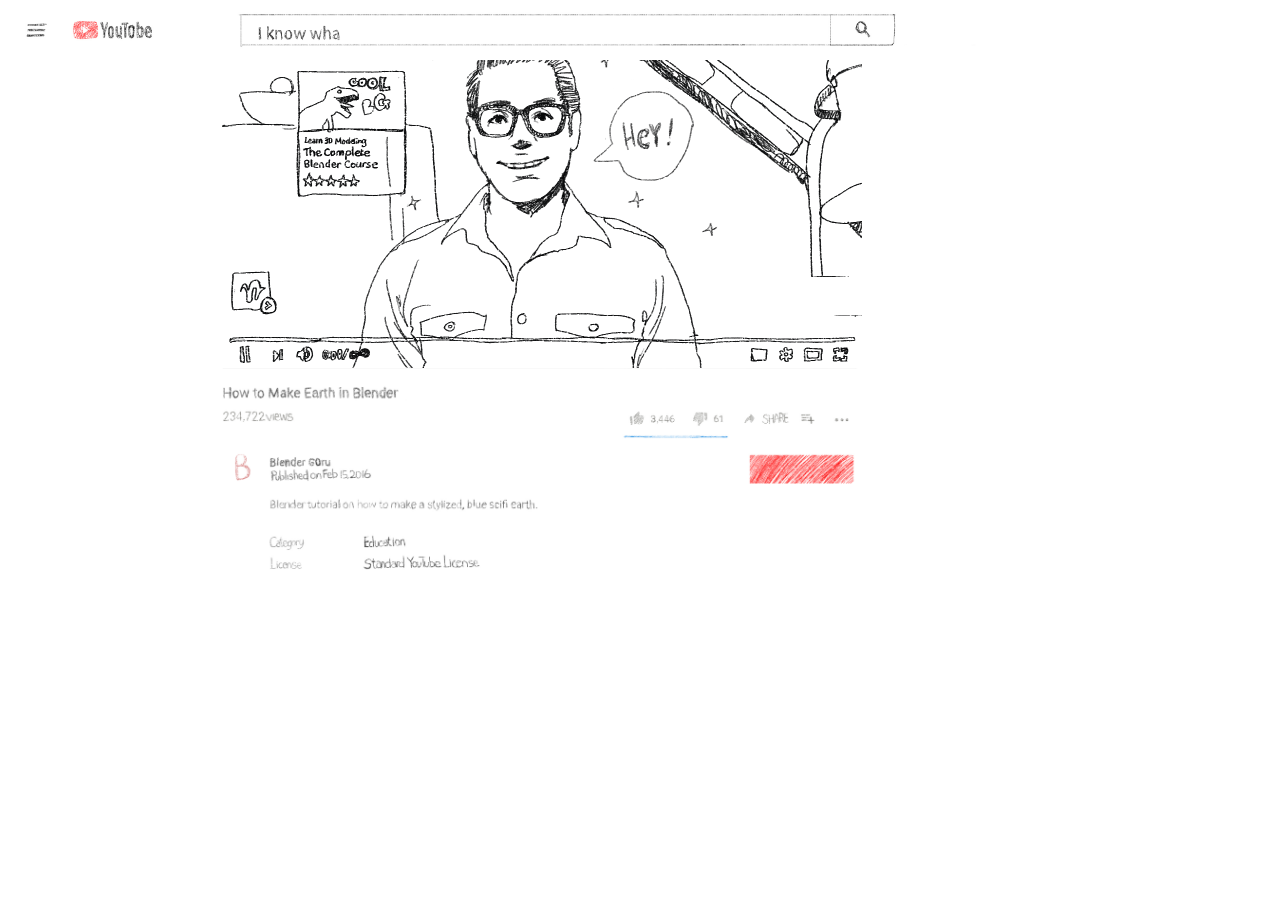
<file: index.html>
<!DOCTYPE html>
<html>
<head>
	<title>Youtube</title>
	<link rel="stylesheet" type="text/css" href="style.css">
	<meta name="viewport" content="width=device-width, initial-scale=1">
</head>
<body>
	<section class="things">
<section class="top">
	<!--<div class="head2">
		<img src="./img/head2.gif" alt="./img/head.jpg">
  </div>-->
  <div class="header">
  <!--<img src="./img/head.jpg">-->
	</div>
</section>
<section class="stuff">
<div class="blank one"></div>
<section class="video">
<img class="ads" src="./img/videodraft.gif">
<a class="skip" href="./page2.html"><img  src="./img/skipadbutton.jpg"></a>
</section>
<div class="list"></div>
<div class="blank two"></div>
<section class="content">
<img class="des" src="./img/content1.jpg">
	<div class="dialog"><img src="./img/dialog.gif"></div>
</section>
</section>
</section>
</body>
</html>
</file>
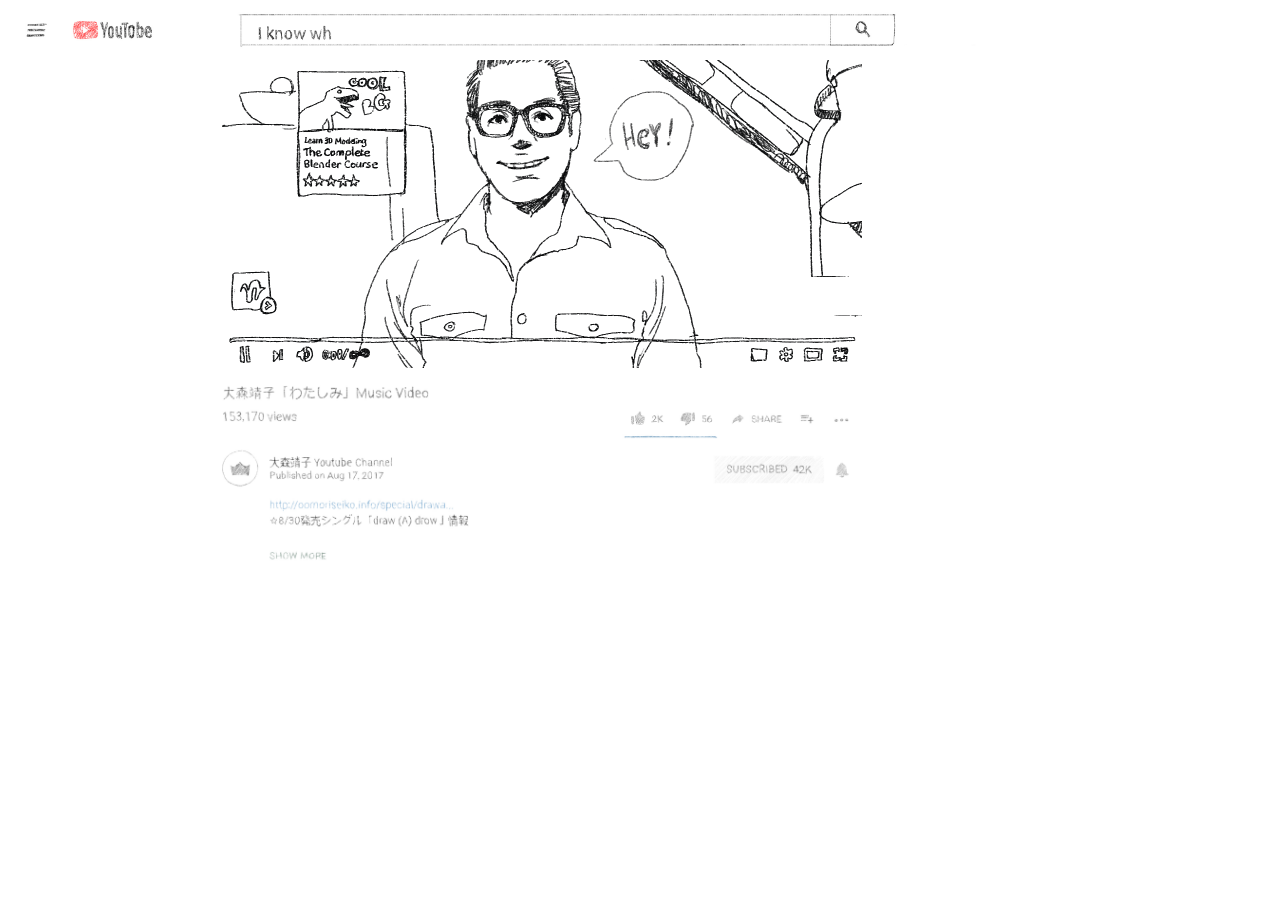
<file: page2.html>
<!DOCTYPE html>
<html>
<head>
	<title>Youtube</title>
	<link rel="stylesheet" type="text/css" href="style.css">
	<meta name="viewport" content="width=device-width, initial-scale=1">
</head>
<body>
	<section class="things">
<section class="top">
	<!--<div class="head2">
		<img src="./img/head2.gif" alt="./img/head.jpg">
  </div>-->
  <div class="header">
  <!--<img src="./img/head.jpg">-->
	</div>
</section>
<section class="stuff">
<div class="blank one"></div>
<section class="video">
<img class="ads" src="./img/videodraft.gif">
<a href="page3.html"><img class="skip" src="./img/skipadbutton.jpg"></a>
</section>
<div class="list"></div>
<div class="blank two"></div>
<section class="content">
<img class="des" src="./img/content2.jpg">
	<div class="dialog"><img src="./img/dialog.gif"></div>
</section>
</section>
</section>
</body>
</html>
</file>
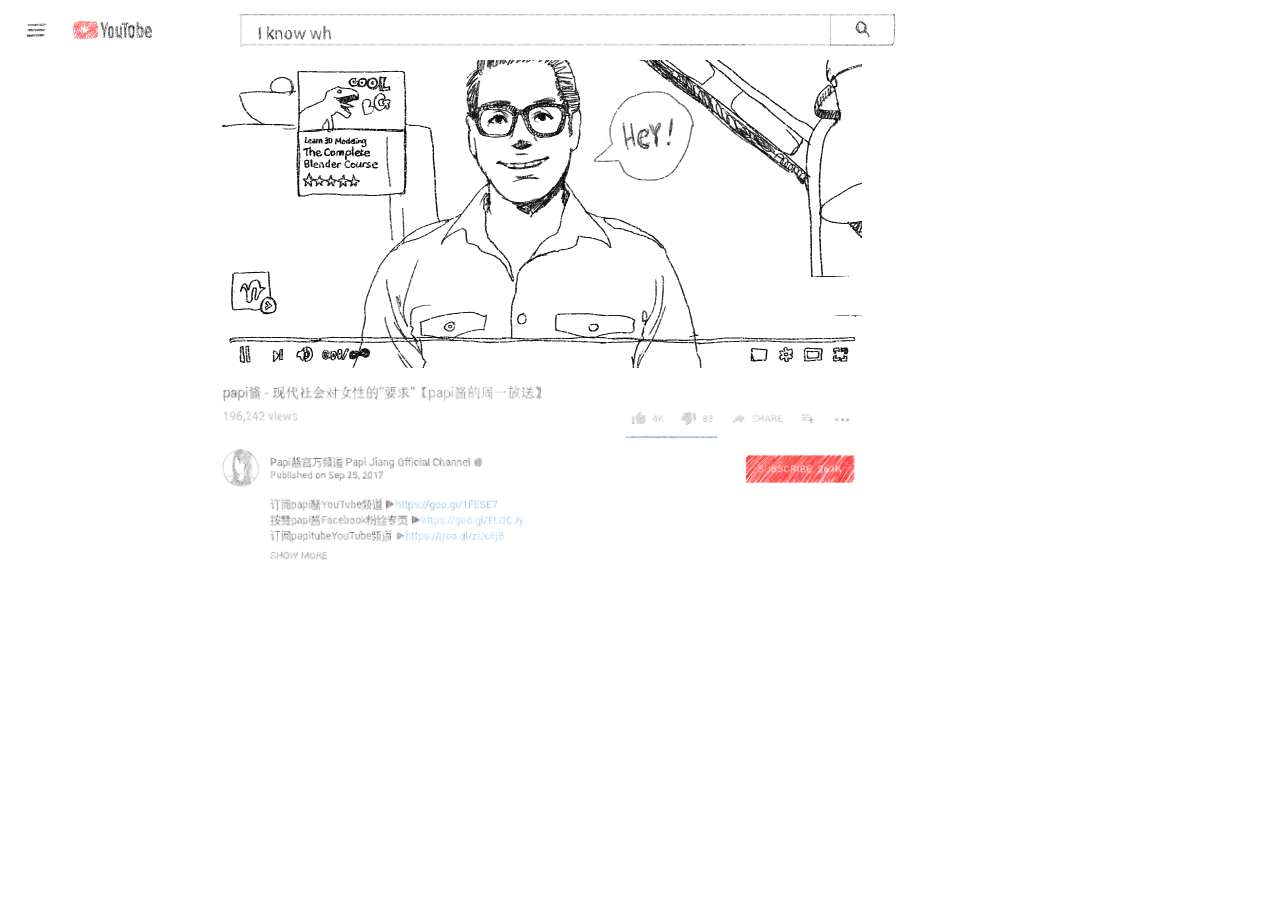
<file: page3.html>
<!DOCTYPE html>
<html>
<head>
	<title>Youtube</title>
	<meta name="viewport" content="width=device-width, initial-scale=1">
	<link rel="stylesheet" type="text/css" href="style.css">
</head>
<body>
	<section class="things">
<section class="top">
	<!--<div class="head2">
		<img src="./img/head2.gif" alt="./img/head.jpg">
  </div>-->
  <div class="header">
  <!--<img src="./img/head.jpg">-->
	</div>
</section>
<section class="stuff">
<div class="blank one"></div>
<section class="video">
<img class="ads" src="./img/videodraft.gif">
<a href="index.html"><img class="skip" src="./img/skipadbutton.jpg"></a>
</section>
<div class="list"></div>
<div class="blank two"></div>
<section class="content">
<img class="des" src="./img/content3.jpg">
	<div class="dialog"><img src="./img/dialog.gif"></div>
</section>
</section>
</section>
</body>
</html>
</file>
<file: style.css>
.top .header{
position: fixed;
  top: 0;
  left: 0;
  width: 1900px;
  height: 60px;
background-image: url(./img/head.jpg);
background-position: cover;
background-size: 1900px 60px;
z-index: 3;
}

.header:hover{
  background-image: url(./img/head2.gif);
}

.skip{
  position: relative;
  left:1100px;
  top:-180px;

overflow:visible;
}
/*.stuff{
  display: flex;
    flex-direction: left;
}*/

.stuff{
  display: grid;
  grid-template-columns: 427px 1280px 427px 427px;
  grid-template-rows: 720px 472px 472px;

}
.one{
  grid-column-start: 1;
  grid-column-end: 2;
  grid-row-start: 1;
  grid-row-end: 4;

}
.two{
  grid-column-start: 4;
  grid-column-end: 5;
  grid-row-start: 1;
  grid-row-end: 4;
}
.list{
  grid-column-start: 3;
  grid-column-end: 4;
  grid-row-start: 1;
  grid-row-end: 4;
}
.blank,
.list{
  height:100vh;
  width: 427px;
}
.video{
  grid-column-start: 2;
  grid-column-end: 3;
  grid-row-start: 1;
  grid-row-end: 2;

}
.ads{
  max-width: 100%;
  max-height: 100%;
}
.content{
  grid-column-start: 2;
  grid-column-end: 3;
  grid-row-start: 2;
  grid-row-end: 3;

}
.des{
  max-width: 100%;
  max-height: 100%;
}
/*.content .des{
  width: 1280px;
  height:472px;
  background-image: url(./img/content1.jpg);
  background-size: contain;
}*/

.dialog{
  position: relative;
  left:100px;
  top:-730px;
  opacity: 0;
  -webkit- transition: width 3s, height 3s; /* For Safari 3.1 to 6.0 */
  transition: width 3s, height 3s;
}
.dialog:hover{
opacity: 1;
width:422px;
height:178px;
}
@media screen and (max-width: 1300px){
 .stuff{
   display: grid;
   grid-template-columns: 213.5px 640px 213.5px 213.5px;
   grid-template-rows: 360px 236px 236px;
 }
    }
</file>
